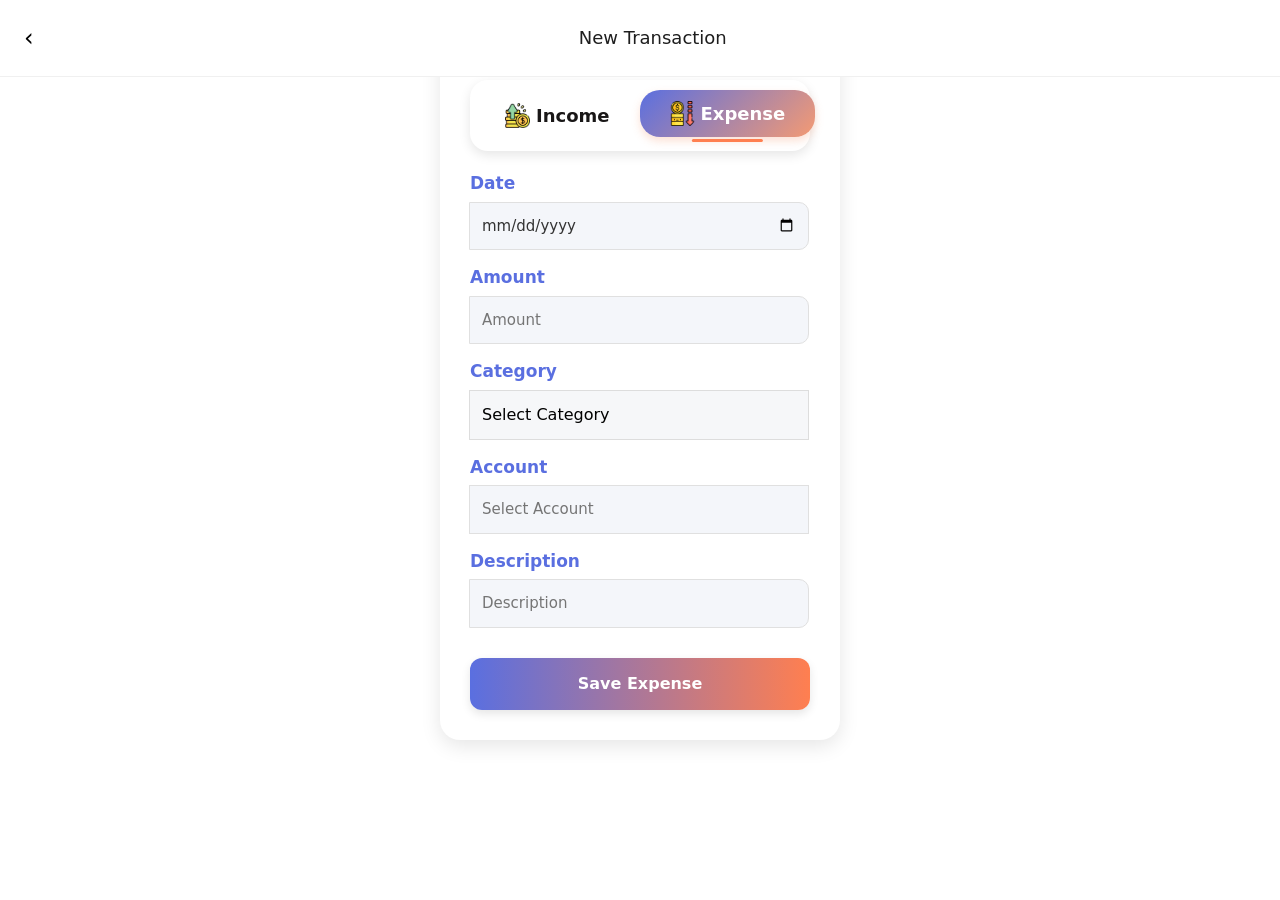
<file: www/addExpenses.html>
<!DOCTYPE html>
<html lang="en">

<head>
  <meta charset="UTF-8">
  <meta name="viewport" content="width=device-width, initial-scale=1.0">
  <title>Add Expenses</title>
  <link href="https://cdn.jsdelivr.net/npm/bootstrap@5.3.0/dist/css/bootstrap.min.css" rel="stylesheet">
  <link rel="stylesheet" href="css/addExpenses.css">
  <script src="javaScript/addExpenses.js" defer></script>
  <script src="https://code.jquery.com/jquery-3.6.0.min.js"></script>
</head>

<body>
  <div class="container">
    <header class="headerMain">
      <a href="home.html"><button class="back-button">‹</button></a>
      <h1 class="title">New Transaction</h1>
    </header>

    <div class="header">
      <a href="addIncome.html"><button class="tab">
          <img src="images/income.png" alt="Income" class="tab-icon"> Income
        </button></a>
      <a href="addExpenses.html"><button class="tab  active">
          <img src="images/expense.png" alt="Expense" class="tab-icon"> Expense
        </button></a>
    </div>

    <div class="input-group">
      <label>Date</label>
      <input type="date" id="date">
    </div>

    <div class="input-group">
      <label>Amount</label>
      <input type="text" id="amount" placeholder="Amount" onclick="showCalculator()" readonly>
    </div>
    <!-- Calculator -->
    <div id="calculator" class="calculator mt-3">
      <div class="row">
        <button class="number" onclick="inputKeypad('7')">7</button>
        <button class="number" onclick="inputKeypad('8')">8</button>
        <button class="number" onclick="inputKeypad('9')">9</button>
        <button class="operation" onclick="inputKeypad('+')">+</button>
      </div>
      <div class="row">
        <button class="number" onclick="inputKeypad('4')">4</button>
        <button class="number" onclick="inputKeypad('5')">5</button>
        <button class="number" onclick="inputKeypad('6')">6</button>
        <button class="operation" onclick="inputKeypad('-')">-</button>
      </div>
      <div class="row">
        <button class="number" onclick="inputKeypad('1')">1</button>
        <button class="number" onclick="inputKeypad('2')">2</button>
        <button class="number" onclick="inputKeypad('3')">3</button>
        <button class="operation" onclick="inputKeypad('*')">×</button>
      </div>
      <div class="row">
        <button class="number" onclick="inputKeypad('0')">0</button>
        <button class="number" onclick="clearKeypad()">C</button>
        <button class="operation" onclick="calculateKeypad()">=</button>
        <button class="operation" onclick="inputKeypad('/')">÷</button>
      </div>
    </div>

    <div class="input-group">
      <label>Category</label>
      <div class="dropdown">
        <button id="expenseCategoryBtn" class="dropdown-btn" onclick="toggleCategoryDropdown()">Select Category</button>
        <div id="categoryDropdown" class="dropdown-menu">
          <div class="category-grid">
            <!-- Category items -->
            <div class="category-item" onclick="selectCategory('Food')">
              <img src="images/food.png" alt="Food Icon" class="category-icon">
              <span>Food</span>
            </div>
            <div class="category-item" onclick="selectCategory('Transportation')">
              <img src="images/transportation.png" alt="Transportation Icon" class="category-icon">
              <span>Transportation</span>
            </div>
            <div class="category-item" onclick="selectCategory('Shopping')">
              <img src="images/shopping.png" alt="Shopping Icon" class="category-icon">
              <span>Shopping</span>
            </div>
            <div class="category-item" onclick="selectCategory('Health')">
              <img src="images/health.png" alt="Health Icon" class="category-icon">
              <span>Health</span>
            </div>
            <div class="category-item" onclick="selectCategory('Entertainment')">
              <img src="images/entertainment.png" alt="Entertainment Icon" class="category-icon">
              <span>Entertainment</span>
            </div>
            <div class="category-item" onclick="selectCategory('Utilities')">
              <img src="images/utilities.png" alt="Utilities Icon" class="category-icon">
              <span>Utilities</span>
            </div>
            <div class="category-item" onclick="selectCategory('Beauty')">
              <img src="images/beauty.png" alt="Beauty Icon" class="category-icon">
              <span>Beauty</span>
            </div>
            <div class="category-item" onclick="selectCategory('Pets')">
              <img src="images/pets.png" alt="Pets Icon" class="category-icon">
              <span>Pets</span>
            </div>
            <div class="category-item" onclick="selectCategory('Culture')">
              <img src="images/culture.png" alt="Culture Icon" class="category-icon">
              <span>Culture</span>
            </div>
            <div class="category-item" onclick="selectCategory('Apparel')">
              <img src="images/apparel.png" alt="Apparel Icon" class="category-icon">
              <span>Apparel</span>
            </div>
            <div class="category-item" onclick="selectCategory('Education')">
              <img src="images/education.png" alt="Education Icon" class="category-icon">
              <span>Education</span>
            </div>
            <div class="category-item" onclick="selectCategory('Gift')">
              <img src="images/gift.png" alt="Gift Icon" class="category-icon">
              <span>Gift</span>
            </div>
            <div class="category-item" onclick="selectCategory('Social Life')">
              <img src="images/social life.png" alt="Social Life Icon" class="category-icon">
              <span>Social Life</span>
            </div>
            <div class="category-item" onclick="selectCategory('Household')">
              <img src="images/household.png" alt="Household Icon" class="category-icon">
              <span>Household</span>
            </div>
            <div class="category-item" onclick="selectCategory('Others')">
              <img src="images/others.png" alt="Others Icon" class="category-icon">
              <span>Others</span>
            </div>
          </div>
        </div>
      </div>
    </div>

    <div class="input-group">
      <label>Account</label>
      <input type="text" id="selectedAccount" placeholder="Select Account" onclick="toggleAccountGrid()" readonly>
      <div id="accountGrid" class="account-grid">
        <div class="account-item" data-account="Cash" onclick="selectAccount('Cash', 'images/dollar.png')">
          <img src="images/dollar.png" alt="CashIcon">
          <p>Cash</p>
        </div>
        <div class="account-item" data-account="Bank Account"
          onclick="selectAccount('Bank Account', 'images/bank.png')">
          <img src="images/bank.png" alt="BankIcon">
          <p>Bank Account</p>
        </div>
        <div class="account-item" data-account="Card" onclick="selectAccount('Card', 'images/credit.png')">
          <img src="images/credit.png" alt="CardIcon">
          <p>Card</p>
        </div>
      </div>
    </div>

    <div class="input-group">
      <label>Description</label>
      <input type="text" placeholder="Description" id="Description">
    </div>

    <button onclick="saveExpenseData()" type="submit" class="btn btn-login">Save Expense</button>

  </div>
</body>

</html>
</file>
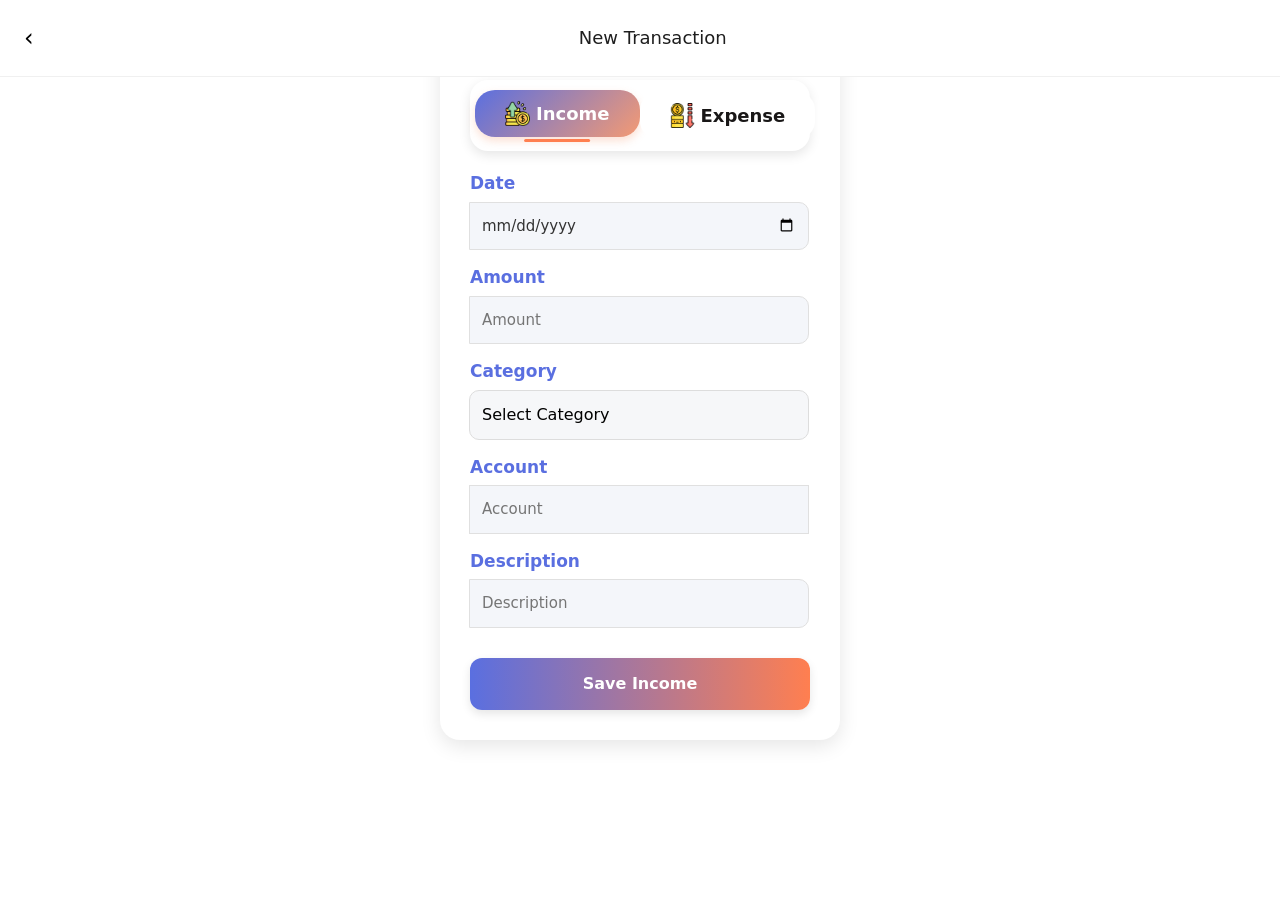
<file: www/addIncome.html>
<!DOCTYPE html>
<html lang="en">

<head>
    <meta charset="UTF-8">
    <meta name="viewport" content="width=device-width, initial-scale=1.0">
    <title>Add Expenses</title>
    <link href="https://cdn.jsdelivr.net/npm/bootstrap@5.3.0/dist/css/bootstrap.min.css" rel="stylesheet">
    <link rel="stylesheet" href="css/addIncome.css">
    <script src="javaScript/addIncome.js" defer></script>
    <script src="https://code.jquery.com/jquery-3.6.0.min.js"></script>

</head>

<body>
    <div class="container">
        <header class="headerMain">
            <a href="home.html"><button class="back-button">‹</button></a>
            <h1 class="title">New Transaction</h1>
        </header>

        <div class="header">
            <a href="addIncome.html"><button class="tab active">
                    <img src="images/income.png" alt="Income" class="tab-icon"> Income
                </button></a>
            <a href="addExpenses.html"><button class="tab">
                    <img src="images/expense.png" alt="Expense" class="tab-icon"> Expense
                </button></a>
        </div>

        <div class="input-group">
            <label>Date</label>
            <input type="date" id="date">
        </div>

        <div class="input-group">
            <label>Amount</label>
            <input type="text" id="amountIncome" placeholder="Amount" onclick="showCalculator()" readonly>
        </div>

        <!-- Calculator -->
        <div id="calculator" class="calculator mt-3">
            <div class="row">
                <button class="number" onclick="inputKeypad('7')">7</button>
                <button class="number" onclick="inputKeypad('8')">8</button>
                <button class="number" onclick="inputKeypad('9')">9</button>
                <button class="operation" onclick="inputKeypad('+')">+</button>
            </div>
            <div class="row">
                <button class="number" onclick="inputKeypad('4')">4</button>
                <button class="number" onclick="inputKeypad('5')">5</button>
                <button class="number" onclick="inputKeypad('6')">6</button>
                <button class="operation" onclick="inputKeypad('-')">-</button>
            </div>
            <div class="row">
                <button class="number" onclick="inputKeypad('1')">1</button>
                <button class="number" onclick="inputKeypad('2')">2</button>
                <button class="number" onclick="inputKeypad('3')">3</button>
                <button class="operation" onclick="inputKeypad('*')">×</button>
            </div>
            <div class="row">
                <button class="number" onclick="inputKeypad('0')">0</button>
                <button class="number" onclick="clearKeypad()">C</button>
                <button class="operation" onclick="calculateKeypad()">=</button>
                <button class="operation" onclick="inputKeypad('/')">÷</button>
            </div>
        </div>

        <div class="input-group">
            <label>Category</label>
            <div class="dropdown">
                <button id="incomeCategoryBtn" class="dropdown-btn" onclick="toggleIncomeCategoryGrid()">Select
                    Category</button>
                <div id="categoryDropdown" class="dropdown-menu">
                    <div class="category-grid">
                        <div class="category-item" onclick="selectIncomeCategory('Allowance')">
                            <img src="images/allowance.png" alt="Allowance Icon" class="category-icon">
                            <span>Allowance</span>
                        </div>
                        <div class="category-item" onclick="selectIncomeCategory('Salary')">
                            <img src="images/salary.png" alt="Salary Icon" class="category-icon">
                            <span>Salary</span>
                        </div>
                        <div class="category-item" onclick="selectIncomeCategory('Bonus')">
                            <img src="images/bonus.png" alt="Bonus Icon" class="category-icon">
                            <span>Bonus</span>
                        </div>
                        <div class="category-item" onclick="selectIncomeCategory('Pretty Cash')">
                            <img src="images/pretty cash.png" alt="Pretty Cash Icon" class="category-icon">
                            <span>Pretty Cash</span>
                        </div>
                        <div class="category-item" onclick="selectIncomeCategory('Others')">
                            <img src="images/others1.png" alt="Others Icon" class="category-icon">
                            <span>Others</span>
                        </div>
                    </div>
                </div>
            </div>
        </div>

        <div class="input-group">
            <label>Account</label>
            <input type="text" id="selectedAccountIncome" placeholder="Account" onclick="toggleAccountGrid()" readonly>
            <div id="accountGrid" class="account-grid">
                <div class="account-item" data-account="Cash" onclick="selectAccount('Cash', 'images/dollar.png')">
                    <img src="images/dollar.png" alt="CashIcon" class="account-icon">
                    <p>Cash</p>
                </div>
                <div class="account-item" data-account="Bank Account"
                    onclick="selectAccount('Bank Account', 'images/bank.png')">
                    <img src="images/bank.png" alt="BankIcon" class="account-icon">
                    <p>Bank Account</p>
                </div>
                <div class="account-item" data-account="Card" onclick="selectAccount('Card', 'images/credit.png')">
                    <img src="images/credit.png" alt="CardIcon" class="account-icon">
                    <p>Card</p>
                </div>
            </div>
        </div>


        <div class="input-group">
            <label>Description</label>
            <input type="text" placeholder="Description" id="DescriptionIncome">
        </div>

        <button onclick="saveIncomeData()" type="button" class="btn btn-login">Save Income</button>



    </div>
</body>

</html>
</file>
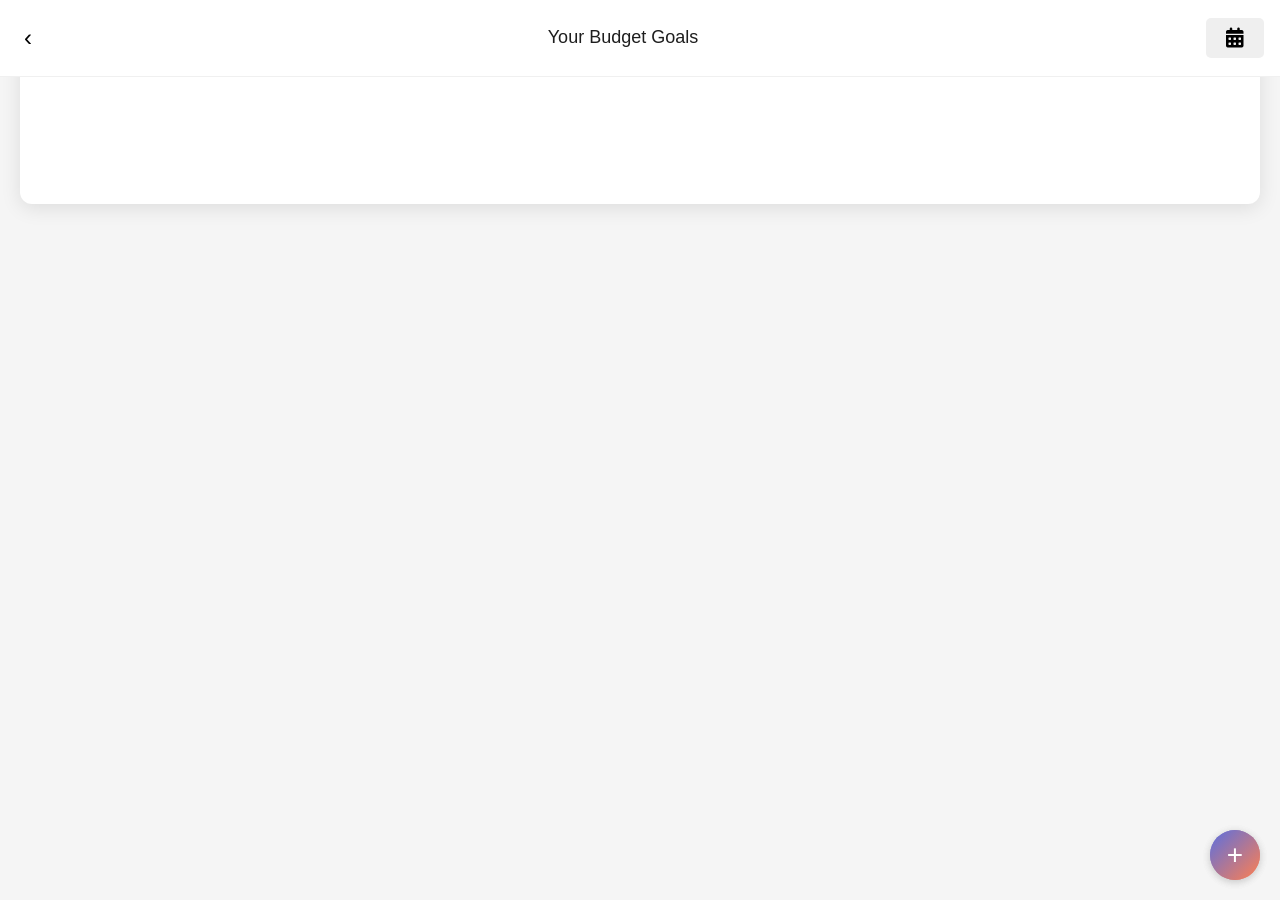
<file: www/goalList.html>
<!DOCTYPE html>
<html lang="en">
<head>
    <meta charset="UTF-8">
    <meta name="viewport" content="width=device-width, initial-scale=1.0">
    <title>Goal List</title>
    <link href="https://cdn.jsdelivr.net/npm/bootstrap@5.3.0/dist/css/bootstrap.min.css" rel="stylesheet">
    <link rel="stylesheet" href="css/goalList.css">
    <link href="https://cdnjs.cloudflare.com/ajax/libs/font-awesome/6.0.0-beta3/css/all.min.css" rel="stylesheet">
    <script src="javaScript/goalList.js" defer></script>
</head>
<body>
    <div class="container">
        <header class="headerMain d-flex justify-content-between align-items-center">
            <a href="home.html"><button class="back-button">‹</button></a>
            <h1 class="title">Your Budget Goals</h1>
            <a href="calender.html">
                <button>
                    <i class="fas fa-calendar-alt"></i>
                </button>
            </a>
        </header>

        <div class="goals-list" id="goalsList">
            <!-- Dynamically filled with goals -->
        </div>

        <div class="add-btn">
            <a href="addGoal.html" class="add-btn">+</a>
        </div>
        
    </div>
</body>
</html>
</file>
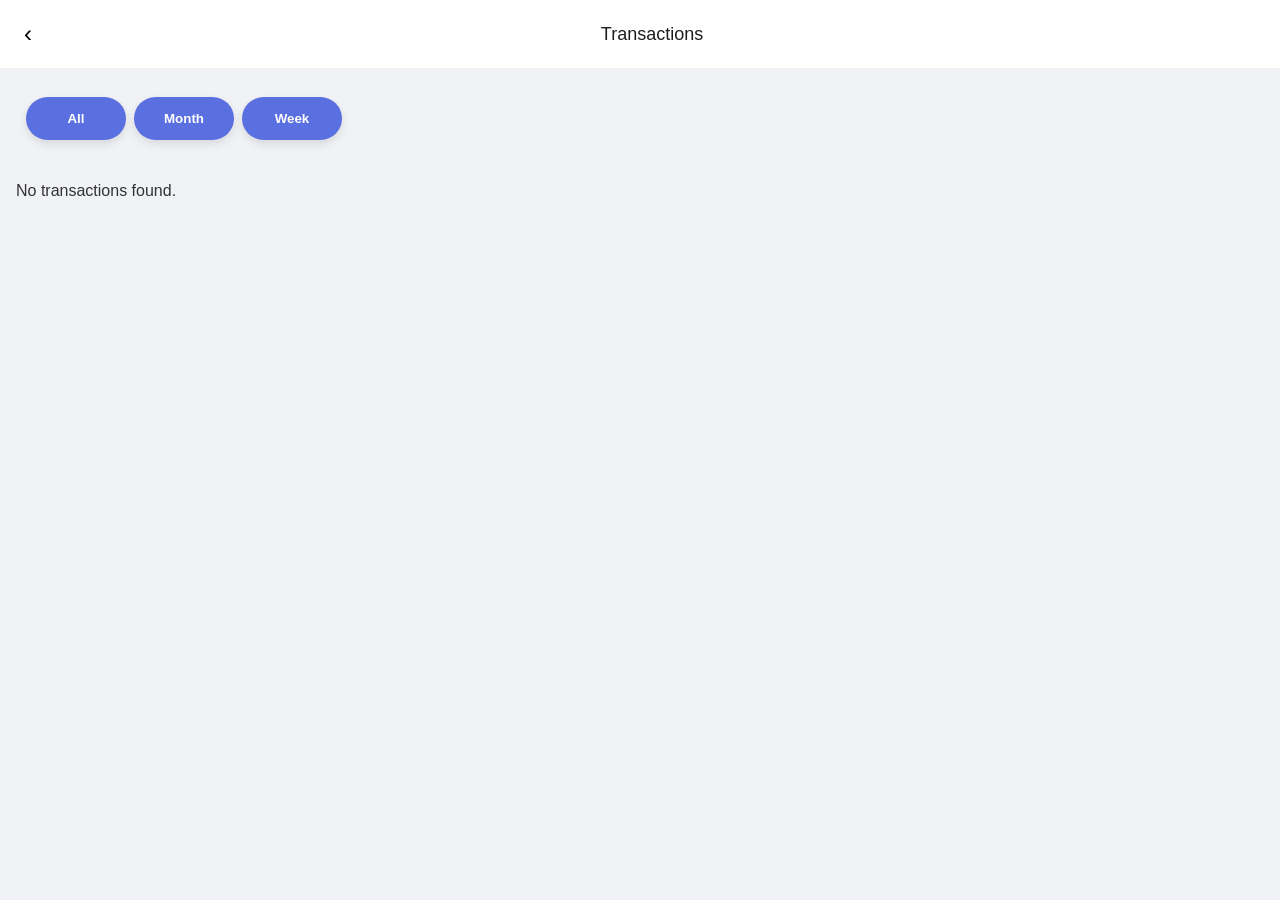
<file: www/transactionList.html>
<!DOCTYPE html>
<html lang="en">
<head>
    <meta charset="UTF-8">
    <meta name="viewport" content="width=device-width, initial-scale=1.0">
    <link rel="stylesheet" href="css/list.css">
    <script src="javaScript/transactionList.js" defer></script>
    <title>Transaction List</title>
</head>
<body>
    <div class="transactionList-container">
        <header class="headerMain">
            <a href="home.html"><button class="back-button">‹</button></a>
            <h1 class="title">Transactions</h1>
        </header>
        
        <div class="tlist-container">
            <div class="filter-buttons">
                <button class="filter-button" id="filter-all">All</button>
                <button class="filter-button" id="filter-month">Month</button>
                <button class="filter-button" id="filter-week">Week</button>
            </div>
            
        </div>
        <div id="transactionList" class="transaction-list"></div>
    </div>
</body>
</html>
</file>
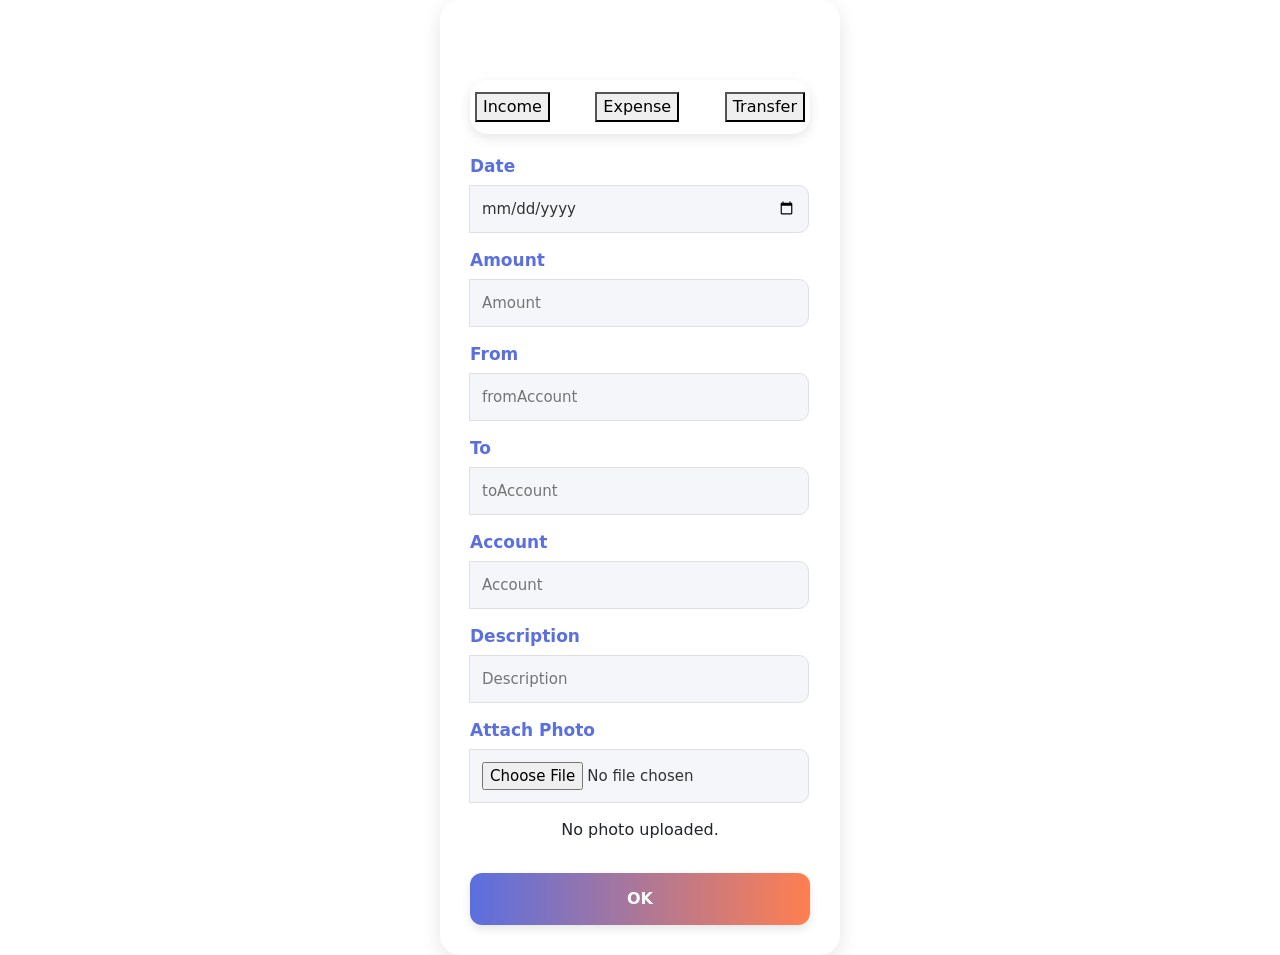
<file: www/transfer.html>
<!DOCTYPE html>
<html lang="en">
<head>
    <meta charset="UTF-8">
    <meta name="viewport" content="width=device-width, initial-scale=1.0">
    <title>Add Expenses</title> 
    <link href="https://cdn.jsdelivr.net/npm/bootstrap@5.3.0/dist/css/bootstrap.min.css" rel="stylesheet">
    <link rel="stylesheet" href="css/addExpenses.css">
    <script src="javaScript/addExpenses.js" defer></script>
    <script src="https://code.jquery.com/jquery-3.6.0.min.js"></script>

</head>
<body>
    <div class="container">
        <div class="header">
            <a href="addIncome.html"><button >Income</button></a>
            <a href="addExpenses.html"><button >Expense</button></a>
            <button class="active">Transfer</button>
        </div>

        <div class="input-group">
            <label>Date</label>
            <input type="date">
        </div>

        <div class="input-group">
            <label>Amount</label>
            <input type="text" id="amount" placeholder="Amount" onclick="showCalculator()" readonly>
        </div>

        <div class="input-group">
            <label>From</label>
            <input type="text" placeholder="fromAccount">
        </div>

        <div class="input-group">
            <label>To</label>
            <input type="text" placeholder="toAccount">
        </div>

        <div class="input-group">
            <label>Account</label>
            <input type="text" id="selectedAccount" placeholder="Account" onclick="showAccountGrid()" readonly>
        </div>

        <div class="input-group">
            <label>Description</label>
            <input type="text" placeholder="Description">
        </div>

        <div class="input-group">
            <label>Attach Photo</label>
            <input type="file" id="photoUpload" accept="image/*" onchange="previewPhoto()">
        </div>

        <div id="photoPreview" class="photo-preview">
            <p>No photo uploaded.</p>
        </div>

        <!-- Calculator -->
        <div id="calculator" class="calculator mt-3">
            <div class="row">
                <button class="number" onclick="inputKeypad('7')">7</button>
                <button class="number"onclick="inputKeypad('8')">8</button>
                <button class="number"onclick="inputKeypad('9')">9</button>
                <button class="operation" onclick="inputKeypad('+')">+</button>
            </div>
            <div class="row">
                <button class="number"onclick="inputKeypad('4')">4</button>
                <button class="number"onclick="inputKeypad('5')">5</button>
                <button class="number"onclick="inputKeypad('6')">6</button>
                <button class="operation" onclick="inputKeypad('-')">-</button>
            </div>
            <div class="row">
                <button class="number"onclick="inputKeypad('1')">1</button>
                <button class="number"onclick="inputKeypad('2')">2</button>
                <button class="number"onclick="inputKeypad('3')">3</button>
                <button class="operation" onclick="inputKeypad('*')">×</button>
            </div>
            <div class="row">
                <button class="number"onclick="inputKeypad('0')">0</button>
                <button class="number"onclick="clearKeypad()">C</button>
                <button class="operation" onclick="calculateKeypad()">=</button>
                <button class="operation" onclick="inputKeypad('/')">÷</button>
            </div>
        </div>


        <!-- Account Selection Grid -->
        <div id="accountGrid" class="account-grid">
            <div class="account-item" data-account="Cash">
              <img src="images/dollar.png" alt="CashIcon">  
              <p>Cash</p>
            </div>
            <div class="account-item" data-account="Bank Account">
              <img src="images/bank.png" alt="BankIcon">    
              <p>Bank Account</p>
            </div>
            <div class="account-item" data-account="Card">
              <img src="images/credit.png" alt="CardIcon">    
              <p>Card</p>
            </div>
        </div>

        <a href="home.html"><button type="submit" class="btn btn-login">OK</button></a>

    </div> 
</body>
</html>
</file>
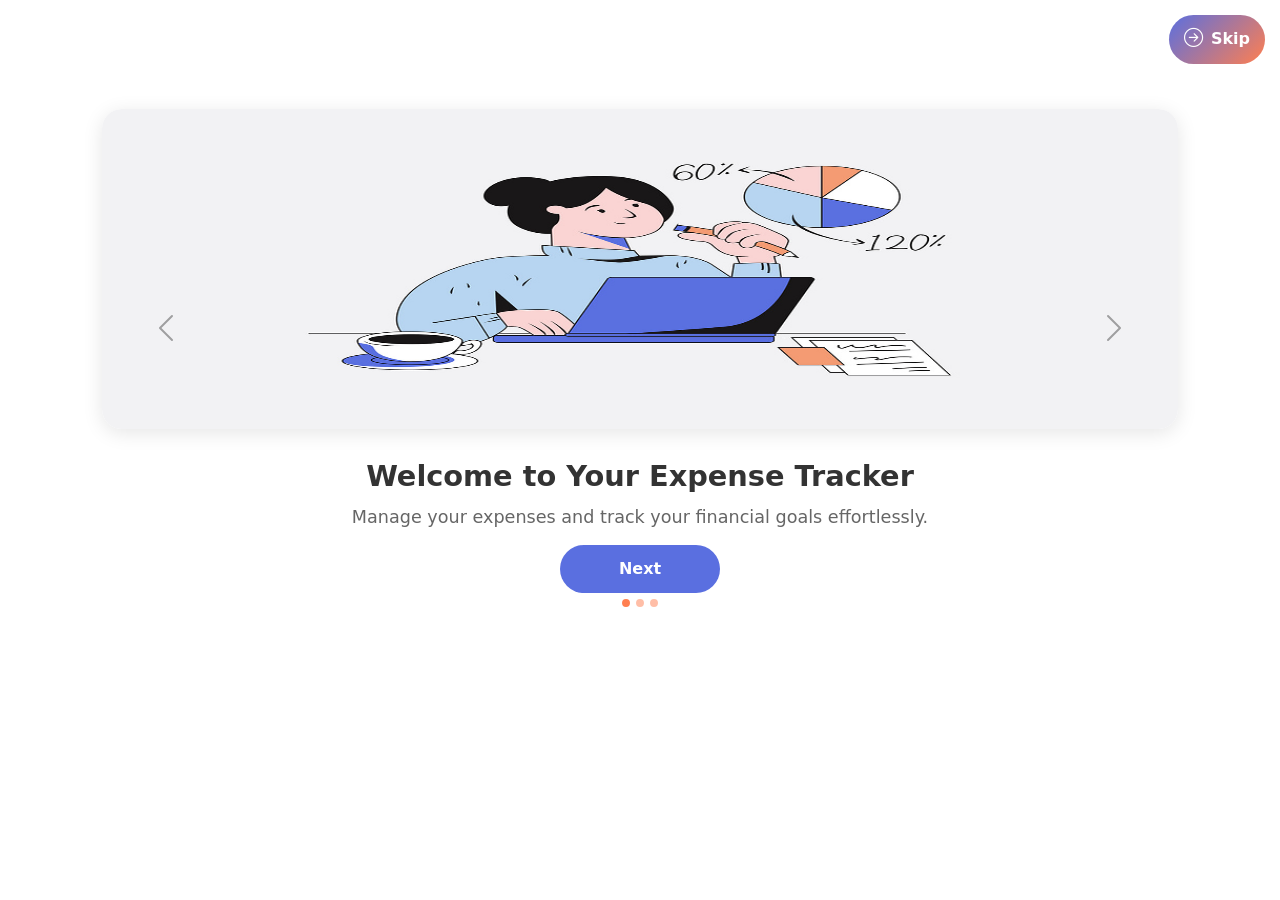
<file: www/welcome.html>
<!DOCTYPE html>
<html lang="en">

<head>
    <meta charset="UTF-8">
    <meta name="viewport" content="width=device-width, initial-scale=1.0">
    <title>Personal Expense Tracker</title>
    <link href="https://cdn.jsdelivr.net/npm/bootstrap@5.3.0/dist/css/bootstrap.min.css" rel="stylesheet">
    <link rel="stylesheet" href="css/welcome.css">
</head>

<body>

    <!-- Skip Button (positioned at the top-right) -->
    <div class="skip-button">
        <a href="home.html" class="btn btn-skip">
            <i class="bi bi-arrow-right-circle"></i> Skip
        </a>
    </div>    

    <!-- Container for Centered Layout -->
    <div class="container mt-4">
        <div id="expenseTrackerCarousel" class="carousel slide" data-bs-ride="carousel">

            <!-- Indicators -->
            <div class="carousel-indicators">
                <button type="button" data-bs-target="#expenseTrackerCarousel" data-bs-slide-to="0" class="active"
                    aria-current="true"></button>
                <button type="button" data-bs-target="#expenseTrackerCarousel" data-bs-slide-to="1"></button>
                <button type="button" data-bs-target="#expenseTrackerCarousel" data-bs-slide-to="2"></button>
            </div>

            <div class="carousel-inner">
                <!-- Slide 1 -->
                <div class="carousel-item active">
                    <img src="images/welcome1.jpg" class="d-block w-100 carousel-image" alt="Budgeting Guide">
                    <div class="carousel-caption">
                        <h5 class="title">Welcome to Your Expense Tracker</h5>
                        <p class="subtitle">Manage your expenses and track your financial goals effortlessly.</p>
                        <button class="btn btn-next" data-bs-slide="next"
                            data-bs-target="#expenseTrackerCarousel">Next</button>
                    </div>
                </div>

                <!-- Slide 2 -->
                <div class="carousel-item">
                    <img src="images/welcome2.jpg" class="d-block w-100 carousel-image" alt="Reinvesting Returns">
                    <div class="carousel-caption">
                        <h5 class="title">Track Your Spending</h5>
                        <p class="subtitle">Analyze your spending habits to make informed financial decisions.</p>
                        <button class="btn btn-next" data-bs-slide="next"
                            data-bs-target="#expenseTrackerCarousel">Next</button>
                    </div>
                </div>

                <!-- Slide 3 -->
                <div class="carousel-item">
                    <img src="images/welcome3.jpg" class="d-block w-100 carousel-image" alt="Sharing Your Journey">
                    <div class="carousel-caption">
                        <h5 class="title">Start Your Journey</h5>
                        <p class="subtitle">Join us in taking control of your finances and building a better future.</p>
                        <button class="btn btn-start" onclick="window.location.href='home.html'">Let's Start</button>
                    </div>
                </div>
                

            <!-- Controls -->
            <button class="carousel-control-prev" type="button" data-bs-target="#expenseTrackerCarousel"
                data-bs-slide="prev">
                <span class="carousel-control-prev-icon" aria-hidden="true"></span>
            </button>
            <button class="carousel-control-next" type="button" data-bs-target="#expenseTrackerCarousel"
                data-bs-slide="next">
                <span class="carousel-control-next-icon" aria-hidden="true"></span>
            </button>
        </div>
    </div>

    <script src="https://cdn.jsdelivr.net/npm/bootstrap@5.3.0/dist/js/bootstrap.bundle.min.js"></script>
    <!-- Bootstrap Icons CDN -->
    <link href="https://cdn.jsdelivr.net/npm/bootstrap-icons/font/bootstrap-icons.css" rel="stylesheet">
</body>

</html>
</file>
<file: www/css/addExpenses.css>
/* Container */
.container {
  width: 100%;
  max-width: 400px;
  background: #ffffff;
  padding: 80px 30px 30px; /* Add 80px for header space */
  box-shadow: 0 6px 20px rgba(0, 0, 0, 0.1);
  border-radius: 20px;
  margin: 0 auto;
  text-align: center;
}

.headerMain {
  display: flex;
  align-items: center;
  justify-content: space-between;
  padding: 12px 16px;
  background-color: white;
  border-bottom: 1px solid #f0f0f0;
  position: fixed;
  top: 0;
  left: 0;
  right: 0;
  z-index: 1000;
}

.back-button {
  border: none;
  background: none;
  cursor: pointer;
  padding: 8px;
  color: #000;
  font-size: 24px;
  display: flex;
  align-items: center;
  justify-content: center;
}

a {
  text-decoration: none;
}

.title {
  font-size: 18px;
  font-weight: 500;
  color: #1e1e1e;
  flex-grow: 1;
  text-align: center;
  margin: 0 16px;
}

/* Header Container */
.header {
  display: flex;
  justify-content: space-between;
  padding: 12px 5px;
  max-width: 400px;
  margin: 0 auto;
  border-radius: 18px;
  box-shadow: 0 4px 12px rgba(0, 0, 0, 0.1);
  margin-bottom: 20px;
  z-index: 999;
}

/* Tab Buttons */
.header .tab {
  flex: 1;
  display: flex;
  align-items: center;
  justify-content: center;
  text-align: center;
  padding: 10px 30px;
  font-size: 18px;
  font-weight: 700;
  color: #191717;
  background-color: #fff;
  border: none;
  border-radius: 18px;
  cursor: pointer;
  transition: all 0.3s ease;
  position: relative;
}

/* Tab Icons */
.tab-icon {
  width: 25px;
  height: 25px;
  margin-right: 6px;
}

/* Active Tab with Gradient */
.header .tab.active {
  background: linear-gradient(135deg, #5A6FE0, #F49A73);
  color: #fff;
  box-shadow: 0 4px 8px rgba(244, 154, 115, 0.3);
}

.header a {
  text-decoration: none; /* Removes the underline from the links within the header */
}

/* Hover Effect */
.header .tab:hover {
  background-color: #d6dcfa;
}

/* Active Indicator Bar */
.header .tab.active::after {
  content: '';
  position: absolute;
  left: 50%;
  bottom: -5px;
  transform: translateX(-50%);
  width: 40%;
  height: 3px;
  background: #FF7F50;
  border-radius: 3px;
}

/* Button Transition Effect */
.header .tab.active {
  transform: translateY(-2px);
  border-radius: 20px;
}

/* Form Input Styling */
.input-group {
  margin-bottom: 15px;
  position: relative;
}

.input-group label {
  display: block;
  color: #5A6FE0;
  font-size: 17px;
  font-weight: bold;
  margin-bottom: 5px;
}

.input-group input,
.input-group textarea {
  width: 100%;
  padding: 12px;
  border: 1px solid #e0e0e0;
  border-radius: 10px;
  background-color: #f4f6fa;
  color: #333;
  font-size: 15px;
  transition: border 0.3s ease;
}

.input-group input:focus,
.input-group textarea:focus {
  border-color: #5A6FE0;
  box-shadow: 0 0 8px rgba(90, 111, 224, 0.2);
}

/* Calculator Styling */
.calculator {
  display: none; /* Hidden by default */
  flex-wrap: wrap; /* Allow buttons to wrap */
  margin-top: 20px;
  justify-content: center; /* Center-align buttons */
  max-width: 400px; /* Set container width */
  margin-left: auto;
  margin-right: auto; /* Center the calculator */
  background: #f8f9fa; /* Light background for contrast */
  padding: 10px;
  border-radius: 12px;
  box-shadow: 0 4px 12px rgba(0, 0, 0, 0.1);
}

.calculator button {
  flex: 1;
  width: 50px; /* Fixed button width */
  height: 50px; /* Fixed button height */
  padding: 15px;
  font-size: 19px;
  margin: 2px;
  border-radius: 20px;
  background: #5A6FE0;
  color: #fff;
  border: none;
  cursor: pointer;
  transition: background 0.3s ease;
}

.calculator button:hover {
  background: #FF7F50;
}

/* Dropdown container */
.dropdown {
  position: relative;
  width: 100%;
}

/* Dropdown button styling */
.dropdown-btn {
  width: 100%;
  padding: 12px;
  background-color: #f6f7f9;
  border: 1px solid #ddd;
  text-align: left;
  display: flex;
  justify-content: space-between;
  align-items: center;
  cursor: pointer;
}

/* Dropdown menu styling */
.dropdown-menu {
  display: none;
  position: absolute;
  width: 100%;
  background-color: #fff;
  border: 1px solid #ddd;
  z-index: 1;
  max-height: 400px;
  overflow-y: auto;
  border-radius: 10px;
  box-shadow: 0 4px 12px rgba(0, 0, 0, 0.1);
}

/* Grid layout for categories */
.category-grid {
  display: grid;
  grid-template-columns: repeat(3, 1fr); /* 3 columns by default */
  gap: 15px;
  padding: 10px;
}

/* Category item (card) styling */
.category-item {
  display: flex;
  flex-direction: column;
  align-items: center;
  justify-content: center;
  background-color: #fff;
  padding: 15px;
  border-radius: 10px;
  box-shadow: 0 2px 5px rgba(0, 0, 0, 0.1);
  cursor: pointer;
  transition: transform 0.3s, box-shadow 0.3s;
}

/* Icon and text */
.category-icon {
  width: 40px;
  height: 40px;
  margin-bottom: 10px;
}

.category-item span {
  font-size: 14px;
  text-align: center;
  color: #333;
}

/* Hover effect */
.category-item:hover {
  transform: translateY(-5px);
  box-shadow: 0 5px 15px rgba(0, 0, 0, 0.1);
}

/* Responsive design: 2 columns for smaller screens */
@media (max-width: 768px) {
  .category-grid {
    grid-template-columns: repeat(2, 1fr); /* 2 columns on mobile */
  }
}

/*Account Grids */
.account-grid {
  display: none; /* Hide by default */
  gap: 10px;
  width: 100%;
  background-color: #fff;
  border: 1px solid #ddd;
  z-index: 1;
  overflow-y: auto;
  border-radius: 10px;
  box-shadow: 0 4px 12px rgba(0, 0, 0, 0.1);
}

.account-item {
  padding: 10px;
  display: flex;
  align-items: center;
  cursor: pointer;
}

.account-item:hover {
  background-color: #f0f0f0;
}

/* Image Styling */
.account-item img {
  width: 50px;
  height: 50px;
  margin-right: 10px;
}

.account-item p {
  font-size: 14px;
  color: #333;
  font-weight: bold;
}

/* Save Button */
.btn-login {
  width: 100%;
  padding: 14px;
  margin-top: 15px;
  font-weight: bold;
  color: #fff;
  background: linear-gradient(to right, #5A6FE0, #FF7F50);
  border: none;
  border-radius: 12px;
  cursor: pointer;
  box-shadow: 0 4px 10px rgba(0, 0, 0, 0.1);
  transition: all 0.3s;
}

.btn-login:hover {
  opacity: 0.8;
}
</file>
<file: www/css/addIncome.css>
/* Container */
.container {
  width: 100%;
  max-width: 400px;
  background: #ffffff;
  padding: 80px 30px 30px;
  /* Add 80px for header space */
  box-shadow: 0 6px 20px rgba(0, 0, 0, 0.1);
  border-radius: 20px;
  margin: 0 auto;
  text-align: center;
}

.headerMain {
  display: flex;
  align-items: center;
  justify-content: space-between;
  padding: 12px 16px;
  background-color: white;
  border-bottom: 1px solid #f0f0f0;
  position: fixed;
  top: 0;
  left: 0;
  right: 0;
  z-index: 1000;
}

.back-button {
  border: none;
  background: none;
  cursor: pointer;
  padding: 8px;
  color: #000;
  font-size: 24px;
  display: flex;
  align-items: center;
  justify-content: center;
}

a {
  text-decoration: none;
}

.title {
  font-size: 18px;
  font-weight: 500;
  color: #1e1e1e;
  flex-grow: 1;
  text-align: center;
  margin: 0 16px;
}

/* Header Container */
.header {
  display: flex;
  justify-content: space-between;
  padding: 12px 5px;
  max-width: 400px;
  margin: 0 auto;
  border-radius: 18px;
  box-shadow: 0 4px 12px rgba(0, 0, 0, 0.1);
  margin-bottom: 20px;
  z-index: 999;
}

/* Tab Buttons */
.header .tab {
  flex: 1;
  display: flex;
  align-items: center;
  justify-content: center;
  text-align: center;
  padding: 10px 30px;
  font-size: 18px;
  font-weight: 700;
  color: #191717;
  background-color: #fff;
  border: none;
  border-radius: 18px;
  cursor: pointer;
  transition: all 0.3s ease;
  position: relative;
}

/* Tab Icons */
.tab-icon {
  width: 25px;
  height: 25px;
  margin-right: 6px;
}

/* Active Tab with Gradient */
.header .tab.active {
  background: linear-gradient(135deg, #5A6FE0, #F49A73);
  color: #fff;
  box-shadow: 0 4px 8px rgba(244, 154, 115, 0.3);
}

.header a {
  text-decoration: none;
  /* Removes the underline from the links within the header */
}

/* Hover Effect */
.header .tab:hover {
  background-color: #d6dcfa;
}

/* Active Indicator Bar */
.header .tab.active::after {
  content: '';
  position: absolute;
  left: 50%;
  bottom: -5px;
  transform: translateX(-50%);
  width: 40%;
  height: 3px;
  background: #FF7F50;
  border-radius: 3px;
}

/* Button Transition Effect */
.header .tab.active {
  transform: translateY(-2px);
  border-radius: 20px;
}

/* Form Input Styling */
.input-group {
  margin-bottom: 15px;
  position: relative;
}

.input-group label {
  display: block;
  color: #5A6FE0;
  font-size: 17px;
  font-weight: bold;
  margin-bottom: 5px;
}

.input-group input,
.input-group textarea {
  width: 100%;
  padding: 12px;
  border: 1px solid #e0e0e0;
  border-radius: 10px;
  background-color: #f4f6fa;
  color: #333;
  font-size: 15px;
  transition: border 0.3s ease;
}

.input-group input:focus,
.input-group textarea:focus {
  border-color: #5A6FE0;
  box-shadow: 0 0 8px rgba(90, 111, 224, 0.2);
}

/* Calculator Styling */
.calculator {
  display: none; /* Hidden by default */
  flex-wrap: wrap; /* Allow buttons to wrap */
  margin-top: 20px;
  justify-content: center; /* Center-align buttons */
  max-width: 400px; /* Set container width */
  margin-left: auto;
  margin-right: auto; /* Center the calculator */
  background: #f8f9fa; /* Light background for contrast */
  padding: 10px;
  border-radius: 12px;
  box-shadow: 0 4px 12px rgba(0, 0, 0, 0.1);
}

.calculator button {
  flex: 1;
  width: 50px; /* Fixed button width */
  height: 50px; /* Fixed button height */
  padding: 15px;
  font-size: 19px;
  margin: 2px;
  border-radius: 20px;
  background: #5A6FE0;
  color: #fff;
  border: none;
  cursor: pointer;
  transition: background 0.3s ease;
}

.calculator button:hover {
  background: #FF7F50;
}


/* Dropdown container */
.dropdown {
  position: relative;
  width: 100%;
}

/* Dropdown button styling */
.dropdown-btn {
  width: 100%;
  padding: 12px;
  background-color: #f6f7f9;
  border: 1px solid #ddd;
  text-align: left;
  display: flex;
  justify-content: space-between;
  align-items: center;
  cursor: pointer;
  border-radius: 10px;
}

/* Dropdown menu styling */
.dropdown-menu {
  display: none;
  position: absolute;
  width: 100%;
  background-color: #fff;
  border: 1px solid #ddd;
  z-index: 1;
  max-height: 400px;
  overflow-y: auto;
  border-radius: 10px;
  box-shadow: 0 4px 12px rgba(0, 0, 0, 0.1);
}

/* Category item and Account item styling */
.category-item,
.account-item {
  padding: 10px;
  display: flex;
  align-items: center;
  cursor: pointer;
}

/* Hover effect for category and account items */
.category-item:hover,
.account-item:hover {
  background-color: #f0f0f0;
}

/* Category and Account icon styling */
.category-icon,
.account-icon {
  width: 50px;
  height: 50px;
  margin-right: 10px;
}

/* Arrow icon for dropdown button */
.arrow-icon {
  font-size: 18px;
  color: #333;
}

/* Responsive design for smaller screens */
@media (max-width: 768px) {
  .category-grid,
  .account-grid {
    grid-template-columns: repeat(2, 1fr);
    /* 2 columns on mobile */
  }
}

.account-grid {
  display: none; /* Hide by default */
  gap: 10px;
  width: 100%;
  background-color: #fff;
  border: 1px solid #ddd;
  z-index: 1;
  overflow-y: auto;
  border-radius: 10px;
  box-shadow: 0 4px 12px rgba(0, 0, 0, 0.1);
}

/* Save Button */
.btn-login {
  width: 100%;
  padding: 14px;
  margin-top: 15px;
  font-weight: bold;
  color: #fff;
  background: linear-gradient(to right, #5A6FE0, #FF7F50);
  border: none;
  border-radius: 12px;
  cursor: pointer;
  box-shadow: 0 4px 10px rgba(0, 0, 0, 0.1);
  transition: all 0.3s;
}

.btn-login:hover {
  opacity: 0.8;
}
</file>
<file: www/css/goalList.css>
/* Global Reset and Base Styling */
* {
    margin: 0;
    padding: 0;
    box-sizing: border-box;
    font-family: 'Segoe UI', Tahoma, Geneva, Verdana, sans-serif;
}

body {
    background-color: #f5f5f5;
    padding: 20px;
    color: #2c3e50;
}

/* Container */
.container {
    max-width: 100%;
    margin: 0 auto;
    background-color: #ffffff;
    padding: 20px;
    border-radius: 12px;
    box-shadow: 0 4px 20px rgba(0, 0, 0, 0.1);
}

.headerMain {
    display: flex;
    align-items: center;
    justify-content: space-between;
    padding: 12px 16px;
    background-color: white;
    border-bottom: 1px solid #f0f0f0;
    position: fixed;
    top: 0;
    left: 0;
    right: 0;
    z-index: 1000;
}

.back-button {
    border: none;
    background: none;
    cursor: pointer;
    padding: 8px;
    color: #000;
    font-size: 24px;
    display: flex;
    align-items: center;
    justify-content: center;
}

a {
    text-decoration: none;
}

.title {
    font-size: 18px;
    font-weight: 500;
    color: #1e1e1e;
    flex-grow: 1;
    text-align: center;
    margin: 0 16px;
}

button {
    font-size: 20px;
    padding: 10px 20px;
    border: none;
    border-radius: 5px;
    cursor: pointer;
    display: flex;
    align-items: center;
    outline: none; /* Remove outline from button */
}

button:active {
    outline: none; /* Ensure no outline when clicked */
}

/* Header */
h1 {
    color: #34495e;
    margin-bottom: 20px;
    text-align: center;
    font-size: 1.5rem;
}

/* Goals List */
.goals-list {
    display: flex;
    flex-direction: column;
    gap: 10px;
    margin-top: 12%; /* Add margin to move all cards down */
}

/* Goal Card */
.goal-card {
    background-color: #f9f9f9;
    padding: 30px;
    border-radius: 12px;
    border-left: 5px solid #5A6FE0;
    box-shadow: 0 2px 8px rgba(0, 0, 0, 0.1);
    transition: transform 0.2s, box-shadow 0.2s;
    margin-top: 20px;
}

.goal-card:hover {
    transform: translateY(-5px);
    box-shadow: 0 4px 15px rgba(0, 0, 0, 0.2);
}

.goal-card h3 {
    color: #2c3e50;
    margin-bottom: 10px;
    font-size: 1.2rem;
}

/* Progress Bar */
.goal-card {
    background-color: #fff;
    border: 1px solid #ddd;
    padding: 15px;
    margin: 10px 0;
    border-radius: 8px;
}

.progress-container {
    background-color: #e0e0e0; /* Neutral background for contrast */
    border-radius: 20px; /* Smoother, modern round edges */
    height: 24px; /* Slightly taller for better visibility */
    margin: 12px 0;
    width: 100%;
    overflow: hidden; /* Ensure the bar stays within the rounded edges */
    box-shadow: 0 2px 4px rgba(0, 0, 0, 0.1); /* Add subtle shadow for depth */
    position: relative;
}

.progress-text {
    width: 100%;
    text-align: center;
    font-weight: bold;
    color: #2c3e50; /* Dark text for contrast */
    font-size: 0.rem;
    z-index: 1;
}

.progress-bar {
    height: 100%;
    border-radius: 5px;
    transition: width 0.3s ease-in-out;
}


/* Goal Info */
.goal-details {
    padding: 5px 8px;
    margin: 15px;
    justify-content: space-between;
    margin-top: 10px;
    color: #7f8c8d;
    font-size: 0.9rem;
}

/* Container for the button */
.add-btn {
    display: flex;
    justify-content: center;
    align-items: center;
    background: linear-gradient(135deg, #5A6FE0, #FF7F50);
    /* Subtle gradient background */
    color: white;
    font-size: 28px;
    /* Slightly smaller font size for a more subtle look */
    width: 50px;
    /* Adjust size to keep it compact */
    height: 50px;
    /* Keep it consistent with the width */
    border-radius: 50%;
    /* Circular shape */
    position: fixed;
    bottom: 20px;
    right: 20px;
    cursor: pointer;
    box-shadow: 0 2px 8px rgba(0, 0, 0, 0.1);
    /* Softer shadow for a more subtle effect */
    transition: background 0.3s, box-shadow 0.3s;
    text-decoration: none;
    /* Remove underline from link */
    display: flex;
    justify-content: center;
    align-items: center;
}

/* Hover effect */
.add-btn:hover {
    background: linear-gradient(135deg, #FF7F50, #5A6FE0);
    /* Slight color change on hover */
    box-shadow: 0 2px 8px rgba(0, 0, 0, 0.15);
    /* Lighter shadow */
}

/* Add icon styles */
.add-btn-icon {
    font-weight: bold;
    font-size: 28px;
    /* Keep the icon size consistent with the button */
    color: white;
    text-align: center;
    line-height: 1;
}

/* Optional: Add focus effect for accessibility */
.add-btn:focus {
    outline: none;
    /* Remove default outline */
    box-shadow: 0 0 5px 2px rgba(52, 152, 219, 0.5);
    /* Subtle focus outline */
}

/* Optional: Add focus effect for accessibility */
.add-btn:focus {
    outline: none;
    /* Remove default outline */
    box-shadow: 0 0 5px 2px rgba(52, 152, 219, 0.7);
    /* Custom focus outline */
}

/* No Goals Message */
.no-goals {
    text-align: center;
    color: #95a5a6;
    font-size: 1rem;
    padding: 20px;
    font-style: italic;
}

/* Button Container */
.button-container {
    display: flex; /* Use flexbox to align buttons in one row */
    gap: 12px; /* Add spacing between buttons */
    justify-content: flex-start; /* Align buttons to the left */
    align-items: center; /* Ensure vertical alignment */
}

/* Action Buttons */
.edit-btn,
.delete-btn {
    padding: 12px 20px;
    border-radius: 12px;
    text-decoration: none;
    font-size: 0.95rem;
    font-weight: 600;
    transition: all 0.3s ease-in-out;
    border: none;
    cursor: pointer;
    box-shadow: 0 4px 6px rgba(0, 0, 0, 0.1);
    display: inline-block; /* Ensure buttons behave as inline elements */
}

/* Edit Button */
.edit-btn {
    background: linear-gradient(135deg, #5A6FE0, #4a5bde);
    color: white;
}

.edit-btn:hover {
    background: linear-gradient(135deg, #4a5bde, #3946b3);
    box-shadow: 0 6px 12px rgba(0, 0, 0, 0.2);
    transform: translateY(-2px);
}

/* Delete Button */
.delete-btn {
    background: linear-gradient(135deg, #e74c3c, #c0392b);
    color: white;
}

.delete-btn:hover {
    background: linear-gradient(135deg, #c0392b, #992d22);
    box-shadow: 0 6px 12px rgba(0, 0, 0, 0.2);
    transform: translateY(-2px);
}

/* Responsive Design for Small Screens */
@media (max-width: 600px) {
    .button-container {
        flex-direction: column; /* Stack buttons vertically on small screens */
        gap: 8px;
    }

    .edit-btn,
    .delete-btn {
        width: 40%; /* Full width for better usability */
        text-align: center;
    }
}

/* Responsive Design */
@media (max-width: 768px) {
    .container {
        padding: 15px;
    }

    h1 {
        font-size: 1.2rem;
    }

    .goal-card h3 {
        font-size: 1rem;
    }

    .add-btn {
        width: 50px;
        height: 50px;
        font-size: 24px;
    }

    .edit-btn,
    .delete-btn {
        font-size: 0.8rem;
        padding: 8px 12px;
    }
}
</file>
<file: www/css/list.css>
/* General Styling */
body {
    font-family: Arial, sans-serif;
    background-color: #f0f2f5;
    padding: 20px;
    padding-bottom: 80px;
    max-width: 480px;
    margin: 0 auto;
    min-height: 100vh;
    position: relative;
    margin: 0;
    padding: 0;
    color: #333;
}

/* Header */
.headerMain {
    display: flex;
    align-items: center;
    justify-content: space-between;
    padding: 12px 16px;
    background-color: white;
    border-bottom: 1px solid #f0f0f0;
    position: fixed;
    top: 0;
    left: 0;
    right: 0;
    z-index: 1000;
  }
  
  .back-button {
    border: none;
    background: none;
    cursor: pointer;
    padding: 8px;
    color: #000;
    font-size: 24px;
    display: flex;
    align-items: center;
    justify-content: center;
  }
  
  a {
    text-decoration: none;
  }
  
  .title {
    font-size: 18px;
    font-weight: 500;
    color: #1e1e1e;
    flex-grow: 1;
    text-align: center;
    margin: 0 16px;
  }


/* Ensure the content is below the fixed header */
.tlist-container {
    margin-top: 40px; /* Adjust to the height of your header */
    padding: 10px;
}

/* Filter Buttons */
.filter-buttons {
    display: flex;
    gap: 8px;
    margin: 16px 0;
    z-index: 10; /* Ensure it appears above other elements if necessary */
}

/* Filter Button Styling */
.filter-button {
    padding: 14px;
    margin-top: 15px;
    width: 100px;
    font-weight: bold;
    color: #fff;
    background: #5A6FE0;
    border: none;
    border-radius: 30px;
    cursor: pointer;
    box-shadow: 0 4px 10px rgba(0, 0, 0, 0.1);
    transition: all 0.3s;
}

.filter-button:hover {
    opacity: 0.8;
}

/*Transaction List*/

.transactionList-container {
    padding: 16px;
    
}

.transaction-list {
    margin-top: 16px;
}

.date-card {
    background-color: white;
    border-radius: 12px;
    padding: 16px;
    margin-bottom: 16px;
    box-shadow: 0px 4px 6px rgba(0, 0, 0, 0.1);
}

.date-header {
    font-size: 15px;
    font-weight: bold;
    margin-bottom: 8px;
    color: #666;
}

.transaction-item {
    display: flex;
    justify-content: space-between;
    align-items: center;
    padding: 12px 0;
    border-top: 1px solid #eee;
}

.transaction-item:first-child {
    border-top: none;
}

/* Category Section */
.category-section {
    font-weight: bold;
    font-size: 12px;
    flex: 1;
    text-align: 10px; /* Center the text horizontally */
    margin-top: 5px; /* Add spacing between icon and text */
  }

/* General styles for icon-circle */
.icon-circle {
    width: 60px; /* Adjust size of the circle */
    height: 60px;
    border-radius: 50%; /* Makes the container circular */
    display: flex;
    align-items: center; /* Center the icon vertically */
    justify-content: center; /* Center the icon horizontally */
    box-shadow: 0 2px 6px rgba(0, 0, 0, 0.1); /* Subtle shadow for depth */
    margin-right: 10px; /* Spacing to the right of the icon */
    flex-direction: column;
}

/* Background color for income icons */
.icon-circle.income {
    background-color: #5a6ee029; /* Blue color for income */
}

/* Background color for expense icons */
.icon-circle.expense {
    background-color: #ff7f5049; /* Coral color for expenses */
}

/* Icon inside the circle */
.category-icon {
    width: 30px; /* Size of the icon */
    height: 30px;
    object-fit: contain; /* Ensures the icon fits well */
}

/* Details Section */
.details-section {
    margin-left: 20px;
    flex: 2;
    font-size: 12px;
    color: #777;
}

.transaction-account{
    color: #333;
    font-weight: 750;
}

/* Transaction Actions */
.transaction-actions {
    display: flex;
    flex-direction: column;
    align-items: flex-end;
    text-align: right;
}

.transaction-amount {
    font-size: 16px;
    font-weight: bold;
}

.transaction-amount.income {
    color: #4caf50;
}

.transaction-amount.expense {
    color: #e53935;
}

.transaction-actions button {
    background: none;
    border: none;
    color: #007bff;
    cursor: pointer;
    font-size: 12px;
    margin-top: 4px;
}

.transaction-actions button:hover {
    text-decoration: underline;
}

.button-container {
    display: flex;
    gap: 8px;  /* Adds space between buttons */
  }
  
  .button-container .edit-btn, .button-container .delete-btn {
    font-size: 14px;
    padding: 8px 12px; /* Adjust padding */
    border: none;
    border-radius: 5px;
    cursor: pointer;
    transition: background-color 0.2s, color 0.2s;
    display: inline-flex; /* Ensure buttons are inline */
}
</file>
<file: www/css/welcome.css>
/* Skip Button Styling */
.skip-button {
    position: absolute;
    top: 15px;
    right: 15px;
    z-index: 1000;
}

.btn-skip {
    background: linear-gradient(135deg, #5A6FE0, #FF7F50);
    color: white;
    border: none;
    padding: 10px 15px;
    border-radius: 30px;
    font-size: 1rem;
    font-weight: 600;
    display: flex;
    align-items: center;
    gap: 8px;
    transition: background-color 0.3s;
}

.btn-skip:hover {
    background-color: #e66645; /* Slightly darker shade of orange */
}

.btn-skip i {
    font-size: 1.2rem; /* Icon size */
}

.carousel-item {
    padding: 85px 20px 20px;
}

.carousel-image {
    max-height: 320px;
    border-radius: 20px;
    box-shadow: 0 4px 20px rgba(0, 0, 0, 0.1);
}

.carousel-caption {
    position: static;
    text-align: center;
    padding-top: 30px;
}

.title {
    font-size: 1.8rem;
    font-weight: 700;
    color: #333;
    margin-bottom: 10px;
}

.subtitle {
    color: #666;
    font-size: 1.1rem;
    margin-bottom: 15px;
}

.btn-next,
.btn-start {
    width: 160px;
    padding: 12px;
    border-radius: 25px;
    font-weight: bold;
    font-size: 1rem;
}

.btn-next {
    background-color: #5A6FE0;
    color: #fff;
    border: none;
}

.btn-start {
    background-color: #191717;
    color: #fff;
    border: none;
}

.btn-next:hover,
.btn-start:hover {
    opacity: 0.9;
}

.carousel-indicators [data-bs-target] {
    background-color: #ff7f50;
    height: 8px;
    width: 8px;
    border-radius: 50%;
}

.carousel-control-prev,
.carousel-control-next {
    filter: invert(0.7);
}
</file>
